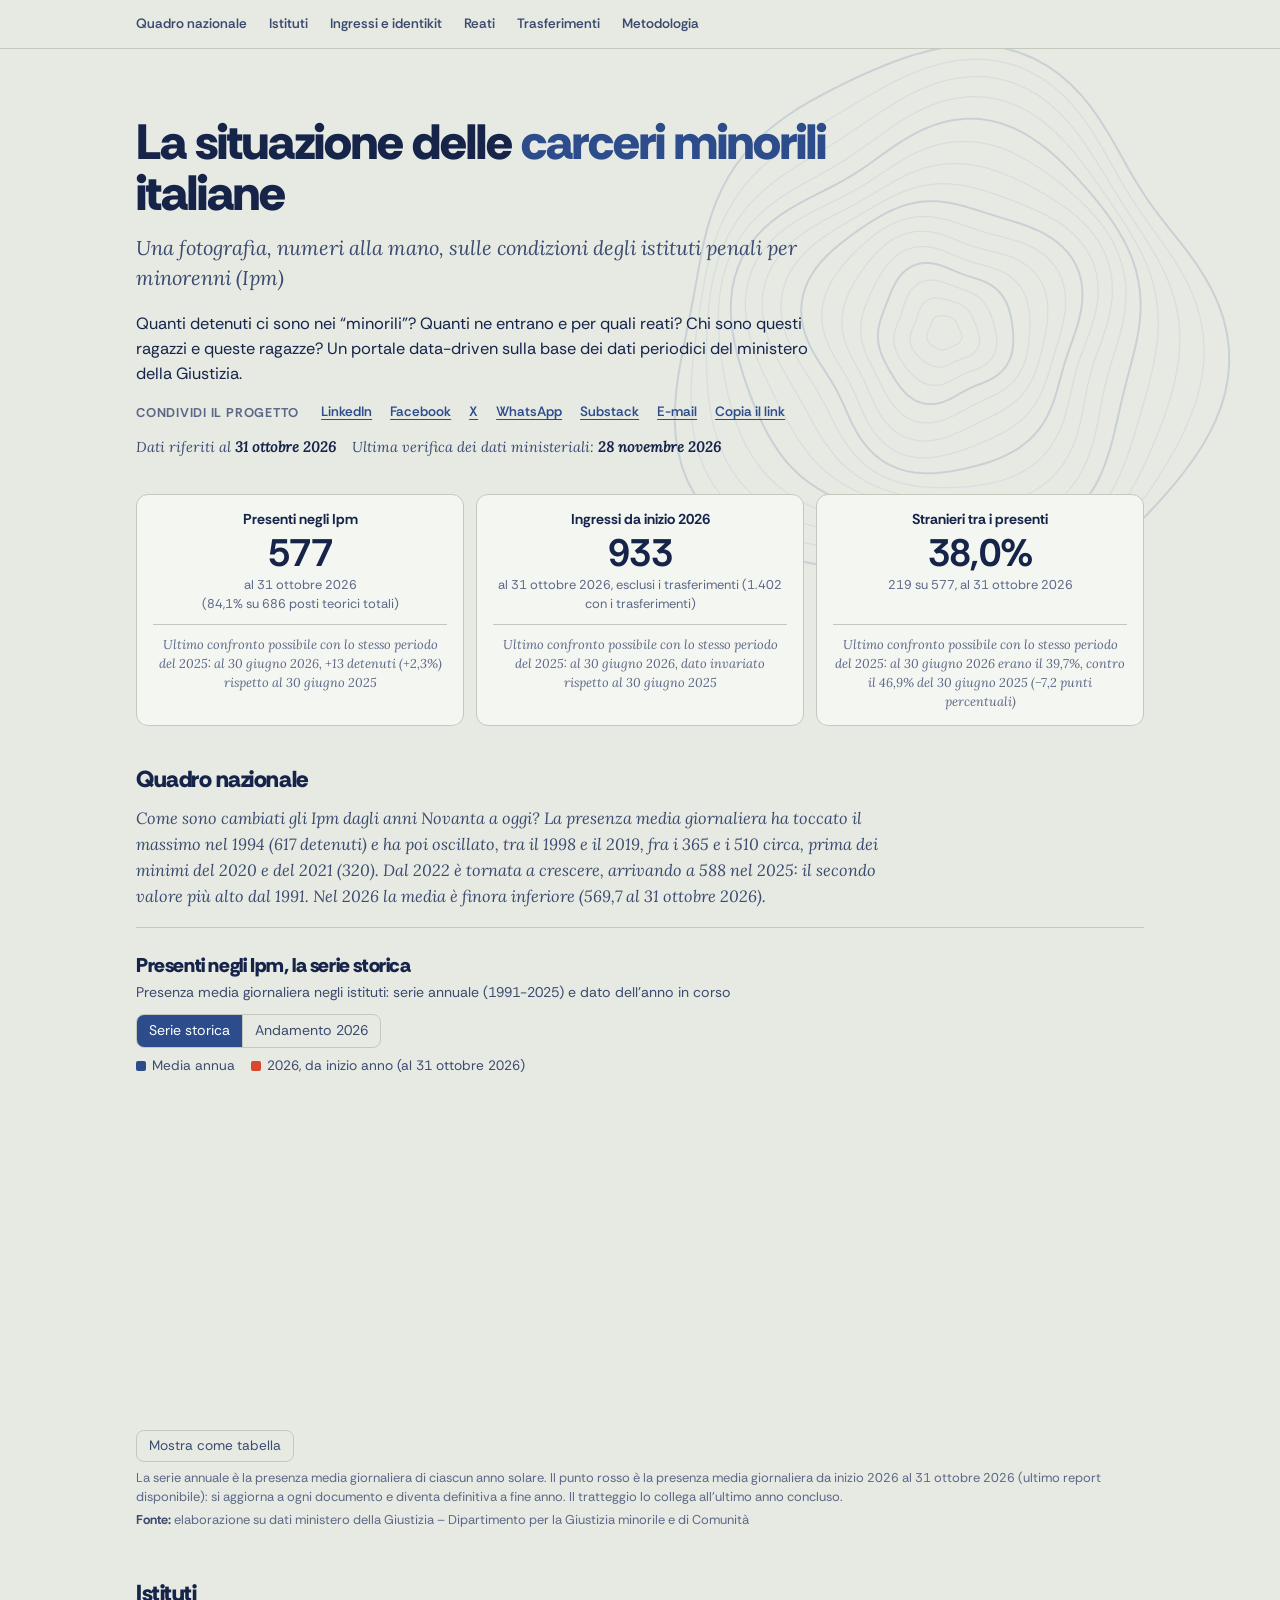
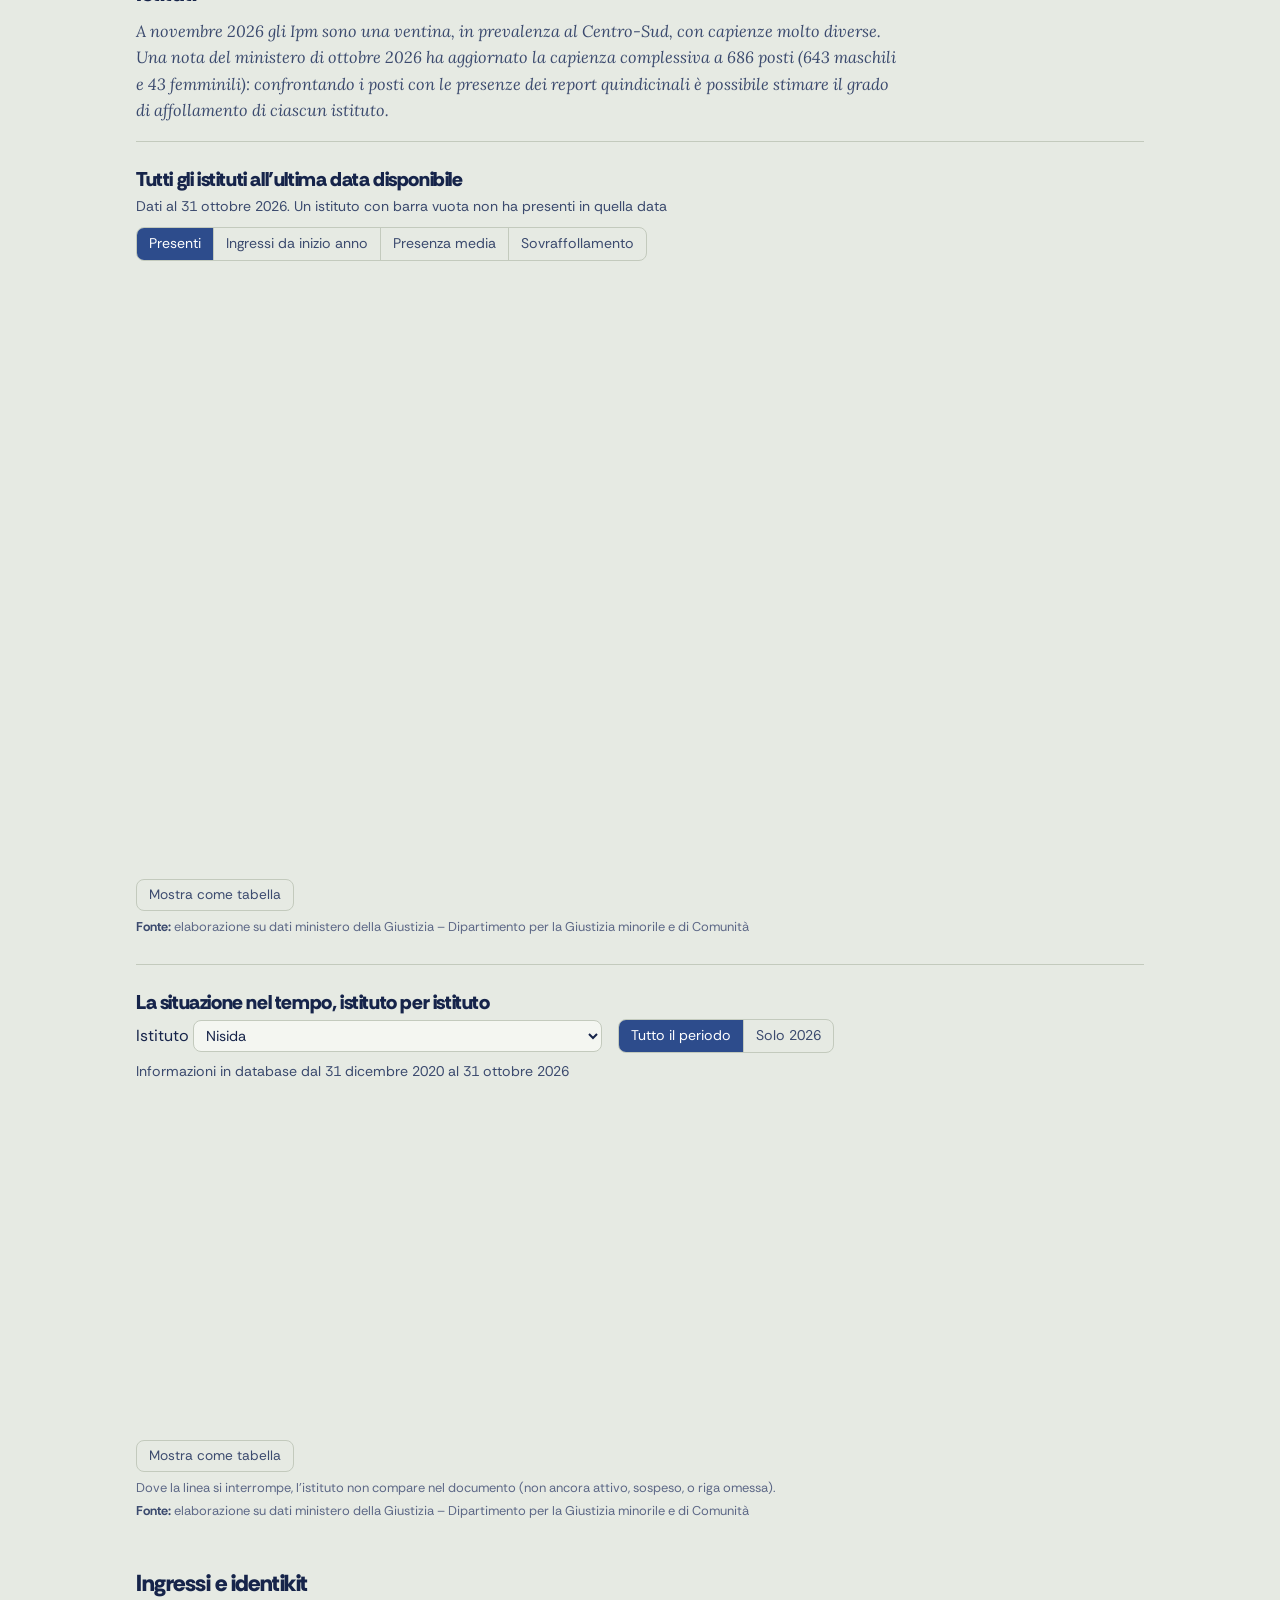
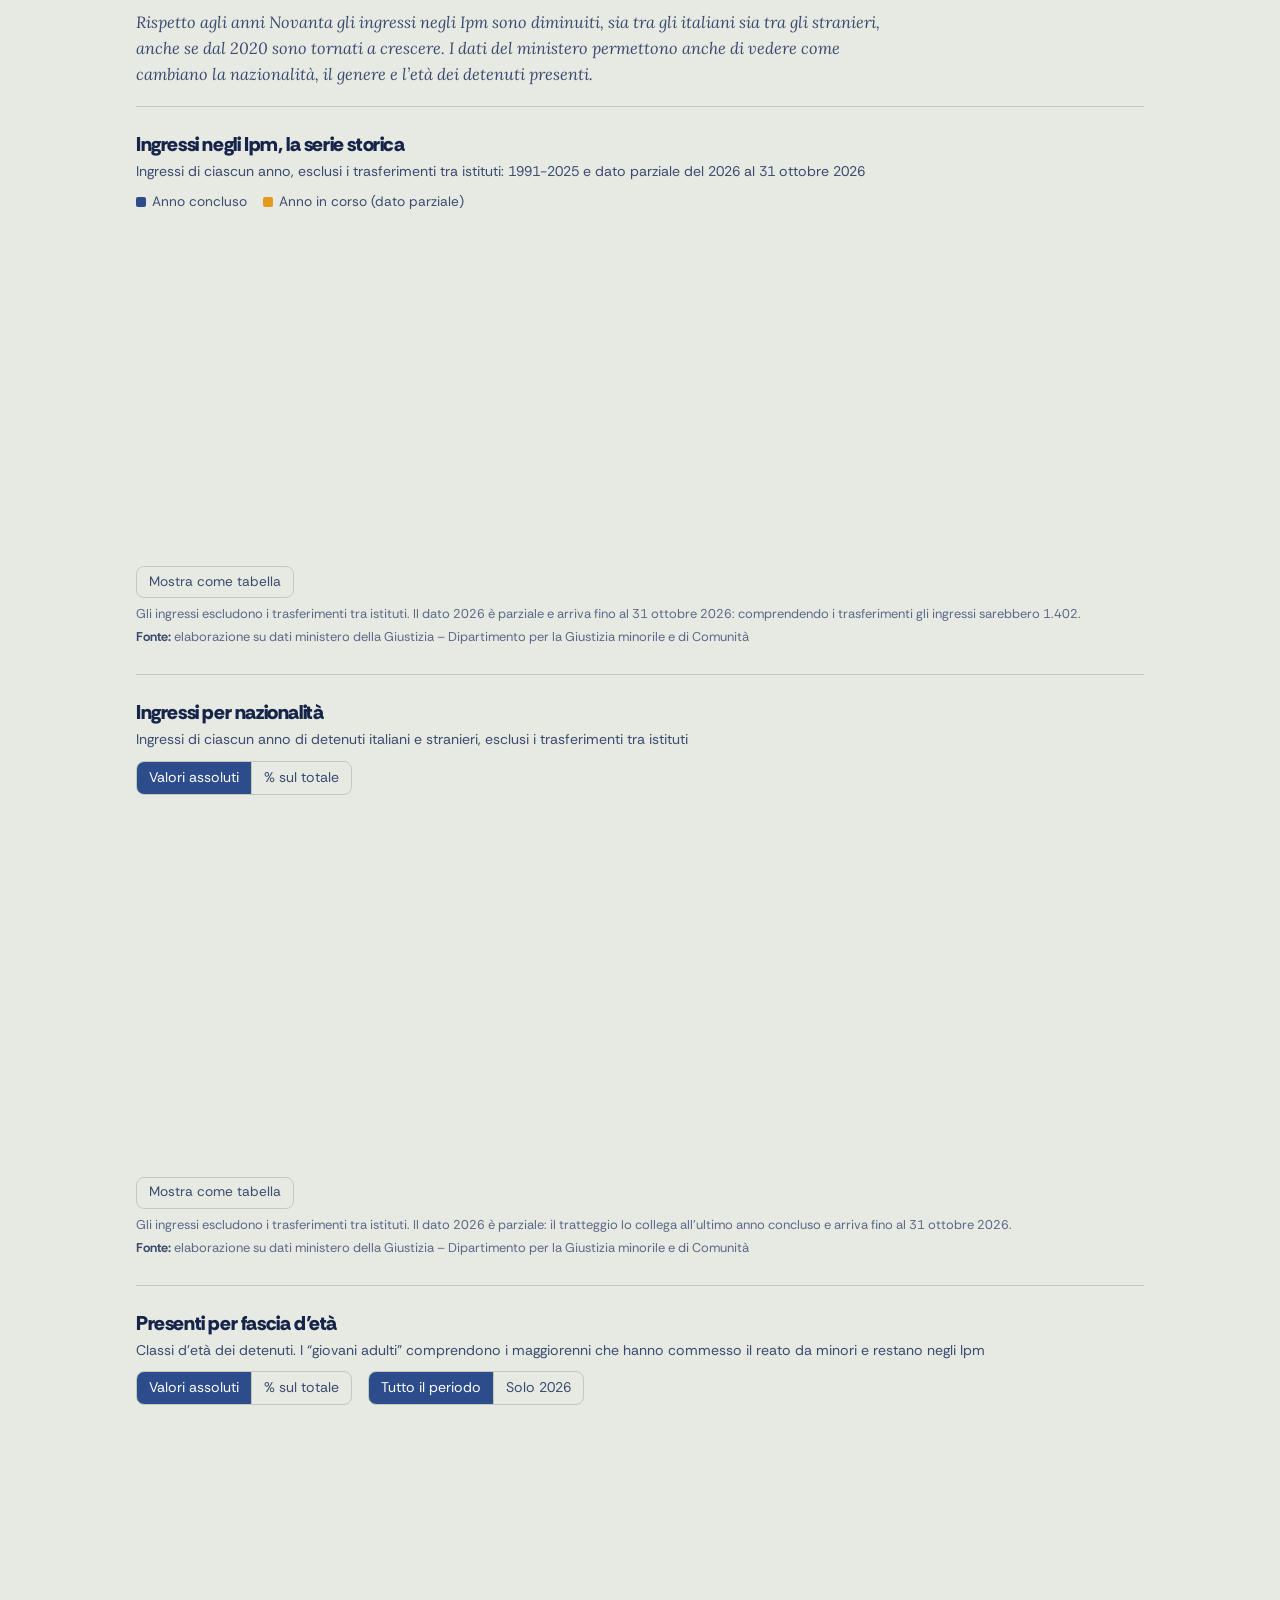
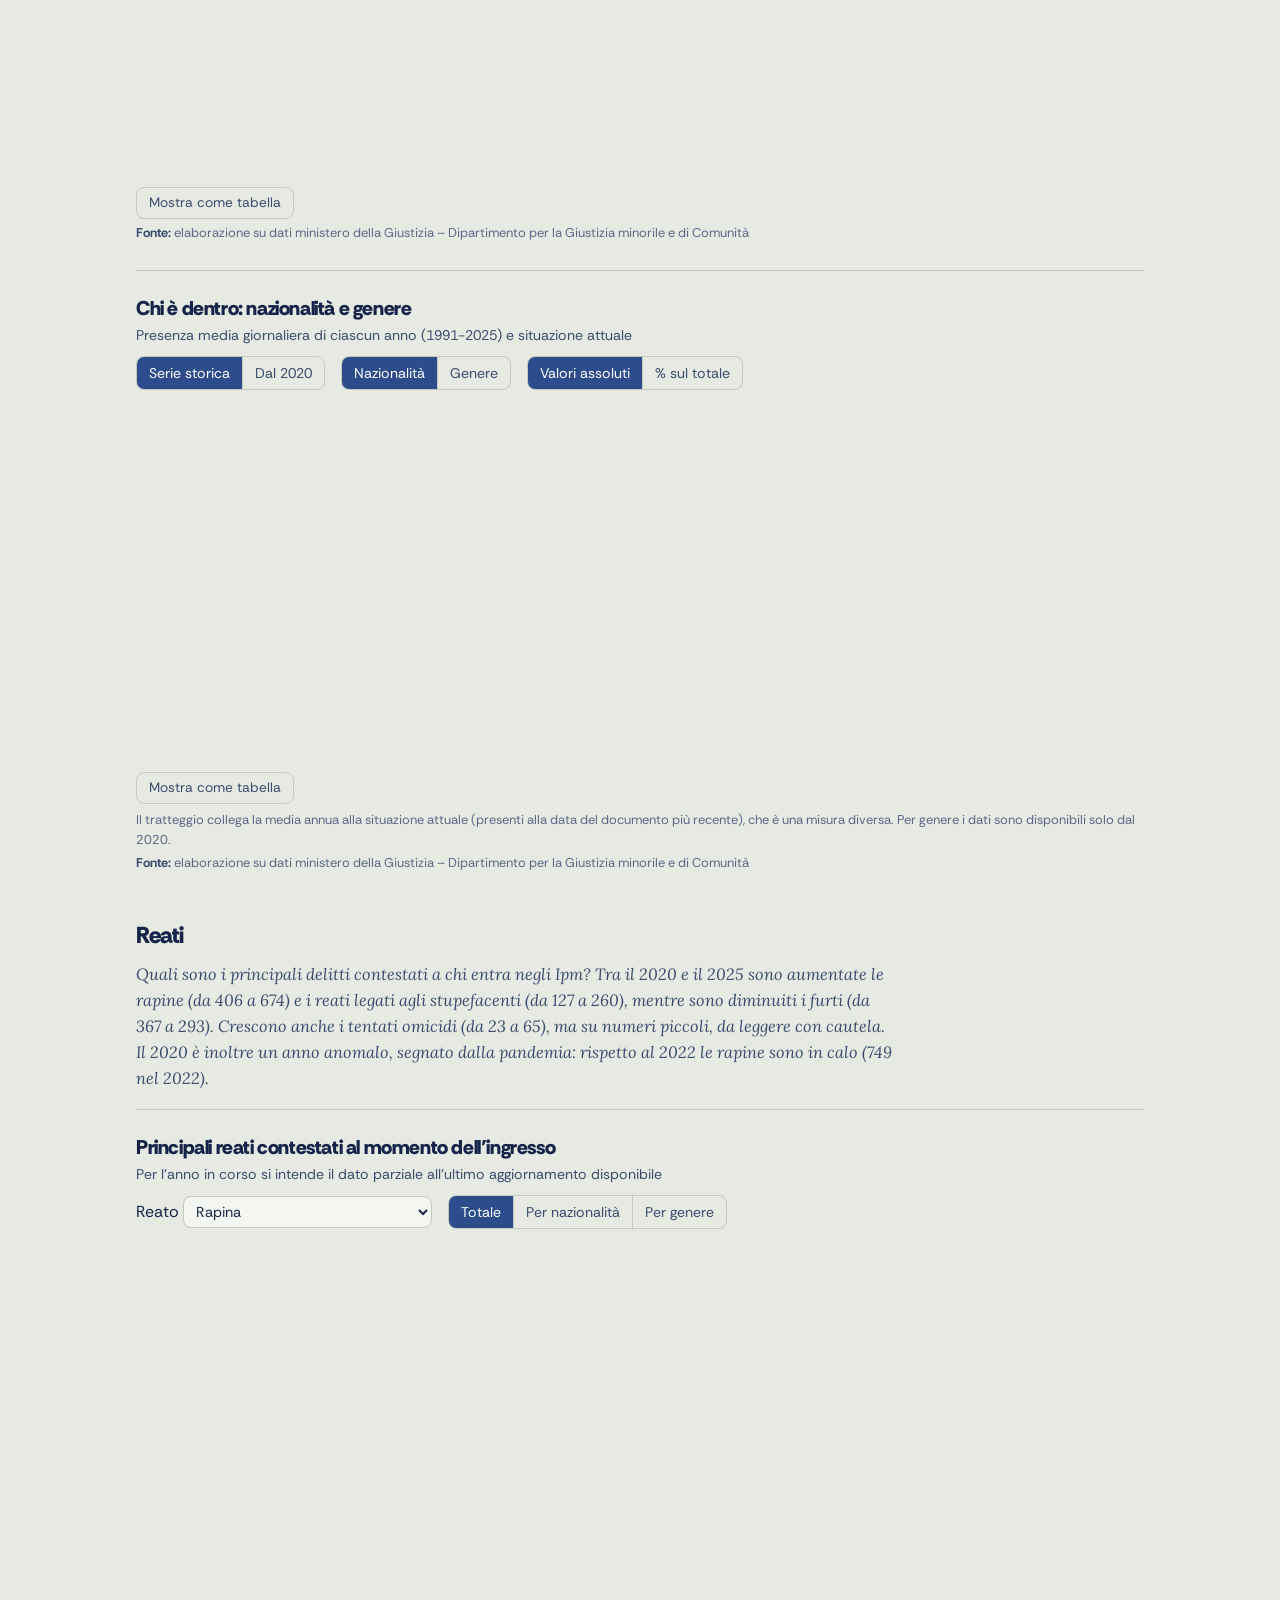
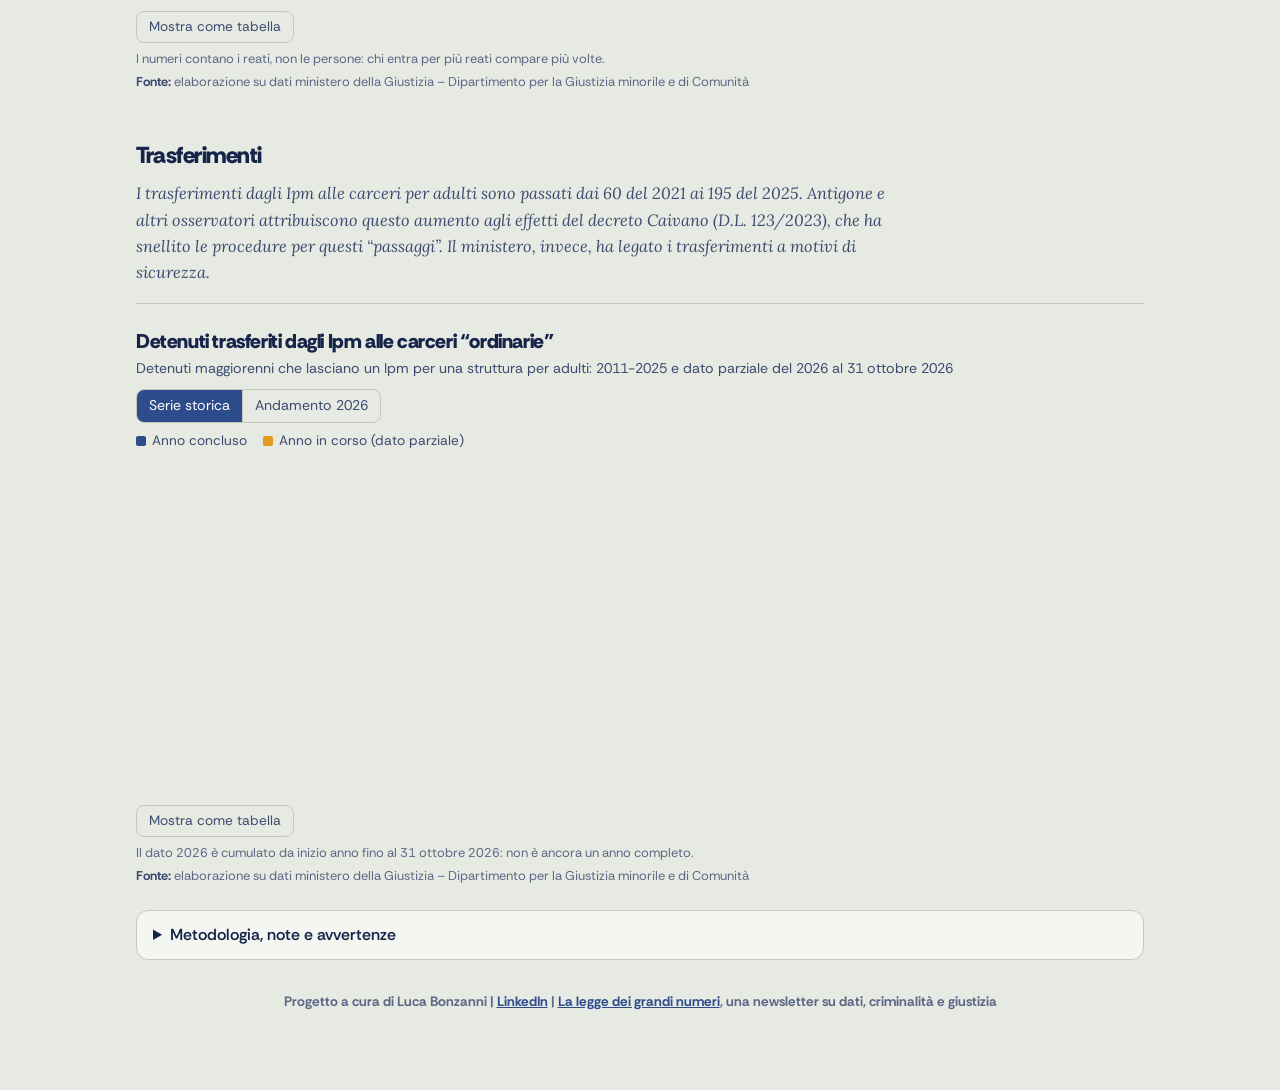
<file: docs/index.html>
<!DOCTYPE html>
<html lang="it">
<head>
<meta charset="utf-8">
<meta name="viewport" content="width=device-width, initial-scale=1">
<title>La situazione delle carceri minorili italiane</title>
<meta name="description" content="Una fotografia, numeri alla mano, sulle condizioni degli istituti penali per minorenni (Ipm). Dati periodici del ministero della Giustizia.">
<link rel="canonical" href="https://lucabonzanni.github.io/monitor-ipm/">
<meta property="og:type" content="website">
<meta property="og:locale" content="it_IT">
<meta property="og:site_name" content="La legge dei grandi numeri">
<meta property="og:title" content="La situazione delle carceri minorili italiane">
<meta property="og:description" content="Quanti detenuti ci sono nei “minorili”? Quanti ne entrano e per quali reati? Un portale data-driven sui dati periodici del ministero della Giustizia.">
<meta property="og:url" content="https://lucabonzanni.github.io/monitor-ipm/">
<meta property="og:image" content="https://lucabonzanni.github.io/monitor-ipm/anteprima.png">
<meta property="og:image:width" content="1200">
<meta property="og:image:height" content="630">
<meta name="twitter:card" content="summary_large_image">
<meta name="twitter:title" content="La situazione delle carceri minorili italiane">
<meta name="twitter:description" content="Quanti detenuti ci sono nei “minorili”? Quanti ne entrano e per quali reati? Un portale data-driven sui dati periodici del ministero della Giustizia.">
<meta name="twitter:image" content="https://lucabonzanni.github.io/monitor-ipm/anteprima.png">
<link rel="icon" href="favicon.svg" type="image/svg+xml">
<link rel="icon" href="favicon-32.png" sizes="32x32" type="image/png">
<link rel="apple-touch-icon" href="apple-touch-icon.png">
<link rel="stylesheet" href="style.css?v=18">
</head>
<body>
<nav class="topnav" aria-label="Sezioni della pagina">
  <div class="topnav-in">
    <a href="#quadro-nazionale">Quadro nazionale</a>
    <a href="#istituti">Istituti</a>
    <a href="#ingressi-identikit">Ingressi e identikit</a>
    <a href="#reati">Reati</a>
    <a href="#trasferimenti">Trasferimenti</a>
    <a href="#metodologia">Metodologia</a>
  </div>
</nav>
<div class="wrap">
  <header>
    <h1>La situazione delle <em>carceri minorili</em> italiane</h1>
    <p class="sub serif">Una fotografia, numeri alla mano, sulle condizioni degli istituti penali per minorenni (Ipm)</p>
    <p class="intro">Quanti detenuti ci sono nei “minorili”? Quanti ne entrano e per quali reati? Chi sono questi ragazzi e queste ragazze? Un portale data-driven sulla base dei dati periodici del ministero della Giustizia.</p>
    <div class="toolbar">
      <div class="share" id="share" role="group" aria-label="Condividi questa pagina">
        <span class="tb-l">Condividi il progetto</span>
        <button type="button" id="share-native" hidden>Condividi…</button>
        <a href="https://www.linkedin.com/sharing/share-offsite/?url=https%3A%2F%2Flucabonzanni.github.io%2Fmonitor-ipm%2F" target="_blank" rel="noopener">LinkedIn</a>
        <a href="https://www.facebook.com/sharer/sharer.php?u=https%3A%2F%2Flucabonzanni.github.io%2Fmonitor-ipm%2F" target="_blank" rel="noopener">Facebook</a>
        <a href="https://twitter.com/intent/tweet?url=https%3A%2F%2Flucabonzanni.github.io%2Fmonitor-ipm%2F&amp;text=La%20situazione%20delle%20carceri%20minorili%20italiane" target="_blank" rel="noopener">X</a>
        <a href="https://wa.me/?text=La%20situazione%20delle%20carceri%20minorili%20italiane%20https%3A%2F%2Flucabonzanni.github.io%2Fmonitor-ipm%2F" target="_blank" rel="noopener">WhatsApp</a>
        <a href="https://substack.com/notes?action=compose&amp;message=La%20situazione%20delle%20carceri%20minorili%20italiane%20https%3A%2F%2Flucabonzanni.github.io%2Fmonitor-ipm%2F" target="_blank" rel="noopener">Substack</a>
        <a href="mailto:?subject=La%20situazione%20delle%20carceri%20minorili%20italiane&amp;body=https%3A%2F%2Flucabonzanni.github.io%2Fmonitor-ipm%2F">E-mail</a>
        <button type="button" id="share-copy">Copia il link</button>
        <span class="share-ok" id="share-ok" role="status" aria-live="polite"></span>
      </div>
    </div>
    <p class="stamp" id="stamp">Caricamento dati…</p>
    <div class="alert" id="alert" hidden></div>
  </header>

  <main>
    <section class="kpis" id="kpis" aria-label="Indicatori principali"></section>

    <h2 id="quadro-nazionale">Quadro nazionale</h2>
    <p class="lead">Come sono cambiati gli Ipm dagli anni Novanta a oggi? La presenza media giornaliera ha toccato il massimo nel 1994 (617 detenuti) e ha poi oscillato, tra il 1998 e il 2019, fra i 365 e i 510 circa, prima dei minimi del 2020 e del 2021 (320). Dal 2022 è tornata a crescere, arrivando a 588 nel 2025: il secondo valore più alto dal 1991.<span id="lead-2026"></span></p>

    <article class="card" id="c-presenze">
      <h3>Presenti negli Ipm, la serie storica</h3>
      <p class="desc" id="d-presenze">Detenuti presenti negli istituti: media annua (1991-2025) e situazione attuale (all’ultimo aggiornamento)</p>
      <div class="controls"><div class="seg" data-ctl="vista"></div></div>
      <div class="legend"></div>
      <div class="plot"><canvas role="img" aria-label="Presenti negli Ipm: media annua dal 1991 e situazione attuale"></canvas></div>
      <div class="tablewrap" hidden></div>
      <button class="tbl-btn" type="button" aria-expanded="false">Mostra come tabella</button>
      <p class="foot-note" id="n-presenze"></p>
      <p class="fonte"><strong>Fonte:</strong> <span>elaborazione su dati ministero della Giustizia – Dipartimento per la Giustizia minorile e di Comunità</span></p>
    </article>

    <h2 id="istituti">Istituti</h2>
    <p class="lead">A novembre 2026 gli Ipm sono una ventina, in prevalenza al Centro-Sud, con capienze molto diverse. Una nota del ministero di ottobre 2026 ha aggiornato la capienza complessiva a 686 posti (643 maschili e 43 femminili): confrontando i posti con le presenze dei report quindicinali è possibile stimare il grado di affollamento di ciascun istituto.</p>

    <article class="card" id="c-ipm-conf">
      <h3>Tutti gli istituti all’ultima data disponibile</h3>
      <p class="desc" id="d-ipm-conf"></p>
      <div class="controls"><div class="seg" data-ctl="misura"></div></div>
      <div class="legend"></div>
      <div class="plot" id="p-ipm-conf"><canvas role="img" aria-label="Confronto tra istituti"></canvas></div>
      <div class="tablewrap" hidden></div>
      <button class="tbl-btn" type="button" aria-expanded="false">Mostra come tabella</button>
      <p class="foot-note" id="n-ipm-conf"></p>
      <p class="fonte"><strong>Fonte:</strong> <span>elaborazione su dati ministero della Giustizia – Dipartimento per la Giustizia minorile e di Comunità</span></p>
    </article>

    <article class="card" id="c-ipm-one">
      <h3>La situazione nel tempo, istituto per istituto</h3>
      <div class="controls"><label>Istituto <select data-ctl="ipm"></select></label></div>
      <p class="desc" id="d-ipm-one"></p>
      <div class="plot"><canvas role="img" aria-label="Presenti nell’istituto scelto nel tempo"></canvas></div>
      <div class="tablewrap" hidden></div>
      <button class="tbl-btn" type="button" aria-expanded="false">Mostra come tabella</button>
      <p class="foot-note" id="n-ipm-one"></p>
      <p class="fonte"><strong>Fonte:</strong> <span>elaborazione su dati ministero della Giustizia – Dipartimento per la Giustizia minorile e di Comunità</span></p>
    </article>

    <h2 id="ingressi-identikit">Ingressi e identikit</h2>
    <p class="lead">Rispetto agli anni Novanta gli ingressi negli Ipm sono diminuiti, sia tra gli italiani sia tra gli stranieri, anche se dal 2020 sono tornati a crescere. I dati del ministero permettono anche di vedere come cambiano la nazionalità, il genere e l’età dei detenuti presenti.</p>

    <article class="card" id="c-ingressi">
      <h3>Ingressi negli Ipm, la serie storica</h3>
      <p class="desc" id="d-ingressi">Ingressi di ciascun anno, esclusi i trasferimenti tra istituti</p>
      <div class="legend"></div>
      <div class="plot"><canvas role="img" aria-label="Totale degli ingressi per anno, una colonna per anno"></canvas></div>
      <div class="tablewrap" hidden></div>
      <button class="tbl-btn" type="button" aria-expanded="false">Mostra come tabella</button>
      <p class="foot-note" id="n-ingressi"></p>
      <p class="fonte"><strong>Fonte:</strong> <span>elaborazione su dati ministero della Giustizia – Dipartimento per la Giustizia minorile e di Comunità</span></p>
    </article>

    <article class="card" id="c-ingressi-naz">
      <h3>Ingressi per nazionalità</h3>
      <p class="desc" id="d-ingressi-naz">Ingressi di ciascun anno di detenuti italiani e stranieri, esclusi i trasferimenti tra istituti</p>
      <div class="controls"><div class="seg" data-ctl="modo"></div></div>
      <div class="legend"></div>
      <div class="plot"><canvas role="img" aria-label="Ingressi per nazionalità, anno per anno"></canvas></div>
      <div class="tablewrap" hidden></div>
      <button class="tbl-btn" type="button" aria-expanded="false">Mostra come tabella</button>
      <p class="foot-note" id="n-ingressi-naz"></p>
      <p class="fonte"><strong>Fonte:</strong> <span>elaborazione su dati ministero della Giustizia – Dipartimento per la Giustizia minorile e di Comunità</span></p>
    </article>

    <article class="card" id="c-eta">
      <h3>Presenti per fascia d’età</h3>
      <p class="desc">Classi d’età dei detenuti. I “giovani adulti” comprendono i maggiorenni che hanno commesso il reato da minori e restano negli Ipm</p>
      <div class="controls"><div class="seg" data-ctl="modo"></div></div>
      <div class="legend"></div>
      <div class="plot"><canvas role="img" aria-label="Presenti per fascia d’età nel tempo"></canvas></div>
      <div class="tablewrap" hidden></div>
      <button class="tbl-btn" type="button" aria-expanded="false">Mostra come tabella</button>
      <p class="fonte"><strong>Fonte:</strong> <span>elaborazione su dati ministero della Giustizia – Dipartimento per la Giustizia minorile e di Comunità</span></p>
    </article>

    <article class="card" id="c-chi">
      <h3>Chi è dentro: nazionalità e genere</h3>
      <p class="desc" id="d-chi">Presenti alla data di riferimento</p>
      <div class="controls">
        <div class="seg" data-ctl="fonte"></div>
        <div class="seg" data-ctl="dim"></div>
        <div class="seg" data-ctl="modo"></div>
      </div>
      <div class="legend"></div>
      <div class="plot"><canvas role="img" aria-label="Presenti per nazionalità o genere nel tempo"></canvas></div>
      <div class="tablewrap" hidden></div>
      <button class="tbl-btn" type="button" aria-expanded="false">Mostra come tabella</button>
      <p class="foot-note" id="n-chi"></p>
      <p class="fonte"><strong>Fonte:</strong> <span>elaborazione su dati ministero della Giustizia – Dipartimento per la Giustizia minorile e di Comunità</span></p>
    </article>

    <h2 id="reati">Reati</h2>
    <p class="lead">Quali sono i principali delitti contestati a chi entra negli Ipm? Tra il 2020 e il 2025 sono aumentate le rapine (da 406 a 674) e i reati legati agli stupefacenti (da 127 a 260), mentre sono diminuiti i furti (da 367 a 293). Crescono anche i tentati omicidi (da 23 a 65), ma su numeri piccoli, da leggere con cautela. Il 2020 è inoltre un anno anomalo, segnato dalla pandemia: rispetto al 2022 le rapine sono in calo (749 nel 2022).</p>

    <article class="card" id="c-delitti">
      <h3>Principali reati contestati al momento dell’ingresso</h3>
      <p class="desc">Per l’anno in corso si intende il dato parziale all’ultimo aggiornamento disponibile</p>
      <div class="controls">
        <label>Reato <select data-ctl="reato"></select></label>
        <div class="seg" data-ctl="scomp"></div>
      </div>
      <div class="legend"></div>
      <div class="plot"><canvas role="img" aria-label="Reati degli ingressi per anno"></canvas></div>
      <div class="tablewrap" hidden></div>
      <button class="tbl-btn" type="button" aria-expanded="false">Mostra come tabella</button>
      <p class="foot-note" id="n-delitti"></p>
      <p class="fonte"><strong>Fonte:</strong> <span>elaborazione su dati ministero della Giustizia – Dipartimento per la Giustizia minorile e di Comunità</span></p>
    </article>

    <h2 id="trasferimenti">Trasferimenti</h2>
    <p class="lead">I trasferimenti dagli Ipm alle carceri per adulti sono passati dai 60 del 2021 ai 195 del 2025. Antigone e altri osservatori attribuiscono questo aumento agli effetti del decreto Caivano (D.L. 123/2023), che ha snellito le procedure per questi “passaggi”. Il ministero, invece, ha legato i trasferimenti a motivi di sicurezza.</p>

    <article class="card" id="c-trasf">
      <h3>Detenuti trasferiti dagli Ipm alle carceri “ordinarie”</h3>
      <p class="desc" id="d-trasf">Detenuti maggiorenni che lasciano un Ipm per una struttura per adulti</p>
      <div class="controls"><div class="seg" data-ctl="vista"></div></div>
      <div class="legend"></div>
      <div class="plot"><canvas role="img" aria-label="Detenuti trasferiti dagli Ipm a strutture per adulti, anno per anno"></canvas></div>
      <div class="tablewrap" hidden></div>
      <button class="tbl-btn" type="button" aria-expanded="false">Mostra come tabella</button>
      <p class="foot-note" id="n-trasf"></p>
      <p class="fonte"><strong>Fonte:</strong> <span>elaborazione su dati ministero della Giustizia – Dipartimento per la Giustizia minorile e di Comunità</span></p>
    </article>

    <details id="metodologia">
      <summary>Metodologia, note e avvertenze</summary>
      <ul>
        <li><strong>Fonte.</strong> Ministero della Giustizia, Dipartimento per la Giustizia minorile e di Comunità, report periodico <a href="https://www.giustizia.it/giustizia/it/mg_1_14.page">“Minorenni e giovani adulti in carico ai Servizi minorili”</a>. I documenti sono pubblicati circa due volte al mese, con un ritardo attorno alle tre settimane rispetto alla data di riferimento: questa pagina non è in tempo reale.</li>
        <li><strong>Aggiornamento.</strong> Uno script – sviluppato attraverso Claude Sonnet 5.5 – controlla il sito del ministero della Giustizia ogni giorno, scarica gli eventuali nuovi file .pdf, li legge e ricalcola i grafici. Ogni documento supera una serie di controlli di coerenza (somme per istituto, totali tra tabelle diverse); se un controllo fallisce il documento viene escluso e segnalato in alto.</li>
        <li><strong>Serie storica.</strong> I dati annuali 1991-2025 (ingressi e presenza media giornaliera, per nazionalità) provengono dal report annuale del ministero della Giustizia, Dipartimento per la Giustizia minorile e di Comunità, “Analisi dei flussi di utenza dei Servizi della Giustizia minorile” (anno 2025, pubblicato il 2 ottobre 2026), e non dai report periodici. Gli ingressi della serie storica escludono i trasferimenti tra Ipm. La presenza media giornaliera è la media dei detenuti presenti in ciascun giorno dell’anno, mentre i “presenti” del report sono una fotografia a una data precisa: sono due misure diverse. Il punto rosso del grafico sulla serie storica è la presenza media giornaliera da inizio anno (tabella sugli ingressi e le presenze per istituto, riga Totale) dell’ultimo report disponibile: si aggiorna a ogni documento e diventa definitivo a fine anno.</li>
        <li><strong>Aggiornamento delle serie annuali.</strong> Quando il ministero pubblica il bollettino del 31 dicembre con i dati convalidati, lo script aggiunge da solo l’anno concluso alle serie su ingressi, presenza media per nazionalità e trasferimenti verso strutture per adulti, dopo averne controllato la coerenza. Fino ad allora l’anno in corso resta un dato parziale. Gli anni fino al 2025 non vengono toccati.</li>
        <li><strong>Trasferimenti verso strutture per adulti.</strong> Sono i detenuti maggiorenni che lasciano un Ipm per un istituto per adulti. La serie 2011-2025 è annuale; per l’anno in corso il dato è la riga “A strutture per adulti” della tabella sulle uscite dagli Ipm dei report periodici, cumulata da inizio anno.</li>
        <li><strong>Copertura.</strong> <span id="m-docs"></span>.</li>
        <li><strong>Cadenza.</strong> Fino al 2025 il sito usa solo i documenti semestrali (30 giugno e 31 dicembre); dal 2026 tutti quelli quindicinali disponibili. I documenti intermedi restano nell’archivio del progetto ma non compaiono nei grafici.</li>
        <li><strong>Flussi cumulati.</strong> Gli ingressi sono conteggiati da inizio anno e ripartono a gennaio. Confrontare documenti di mesi diversi non ha senso senza guardare la data.</li>
        <li><strong>Reati.</strong> Le tabelle contano i reati per cui avviene l’ingresso, non le persone. Le righe sotto una certa soglia possono non essere riportate nel file .pdf: in quel caso il grafico mostra “non riportato”, non zero.</li>
        <li><strong>Istituti che cambiano.</strong> L’elenco non è stabile: ad esempio dal 28 dicembre 2025 è attivo Lecce, mentre dal 23 febbraio 2026 l’attività di Treviso è sospesa ed è attivato Rovigo. Gli istituti non più attivi restano nei grafici storici.</li>
        <li><strong>Ingressi e trasferimenti.</strong> Sia nei grafici annuali sia nel riquadro in alto gli ingressi escludono i trasferimenti tra istituti; nel riquadro tra parentesi è indicato anche il totale che li comprende. Il ministero distingue le due voci dai documenti del 31 dicembre 2024: i confronti con l’anno precedente sono quindi possibili da allora.</li>
        <li><strong>Errori della fonte.</strong> I file .pdf contengono a volte refusi (titoli di tabella non aggiornati, numerazioni sbagliate). Quando i numeri non tornano, il documento non viene incluso.</li>
        <li><strong>Perimetro.</strong> Solo istituti penali per minorenni. Centri di prima accoglienza, comunità e misure di comunità non sono inclusi.</li>
      </ul>
    </details>
  </main>

  <footer>
    <p>Progetto a cura di Luca Bonzanni | <a href="https://www.linkedin.com/in/bonzanni/">LinkedIn</a> | <a href="https://leggegrandinumeri.substack.com/">La legge dei grandi numeri</a>, una newsletter su dati, criminalità e giustizia</p>
  </footer>
</div>
<script src="vendor/chart.umd.js"></script>
<script src="app.js?v=18"></script>
</body>
</html>
</file>
<file: docs/style.css>
@font-face { font-family: "Rethink Sans"; font-style: normal; font-weight: 400 800; font-display: swap; src: url("rethink-sans-latin-wght-normal.woff2") format("woff2"); }
@font-face { font-family: "Lora"; font-style: normal; font-weight: 400; font-display: swap; src: url("lora-latin-400-normal.woff2") format("woff2"); }
@font-face { font-family: "Lora"; font-style: normal; font-weight: 600; font-display: swap; src: url("lora-latin-600-normal.woff2") format("woff2"); }
@font-face { font-family: "Lora"; font-style: italic; font-weight: 400; font-display: swap; src: url("lora-latin-400-italic.woff2") format("woff2"); }
:root {
  color-scheme: light dark;
  --surface: #E6EAE3;
  --card: #F4F6F1;
  --ink: #16244A;
  --ink2: #3B4A6E;
  --muted: #5C6786;
  --grid: #CDD3C8;
  --border: #C3CABD;
  --accent: #2D4C8C;
  --warn-bg: #fff4e0;
  --warn-ink: #6a4300;
  --c1: #2D4C8C;
  --c2: #E39A1F;
  --y-old: #9a9a94;
  --o1: #8FA6D1;
  --o2: #5A78B5;
  --o3: #2D4C8C;
  --o4: #16244A;
}
@media (prefers-color-scheme: dark) {
  :root {
    --surface: #0F1730;
    --card: #16244A;
    --ink: #E6EAE3;
    --ink2: #C3CBDD;
    --muted: #97A2BF;
    --grid: #2A3A66;
    --border: #2F4170;
    --accent: #5B7CC4;
    --warn-bg: #3a2c10;
    --warn-ink: #f2d9a6;
    --c1: #5B7CC4;
    --c2: #E39A1F;
    --y-old: #77776f;
  }
}
* { box-sizing: border-box; }
html { -webkit-text-size-adjust: 100%; }
body {
  margin: 0;
  background: var(--surface);
  color: var(--ink);
  font: 16px/1.5 "Rethink Sans", -apple-system, BlinkMacSystemFont, "Segoe UI", Roboto, "Helvetica Neue", Arial, sans-serif;
}
.wrap { max-width: 1040px; margin: 0 auto; padding: 24px 16px 64px; }
h1, h2, h3, .kpi .value { font-weight: 800; letter-spacing: -.02em; }
.serif, .kpi .note.conf { font-family: "Lora", Georgia, "Times New Roman", serif; font-style: italic; }
header { padding: 30px 0 8px; }
header h1 { font-size: 3.1rem; line-height: 1.02; margin: 14px 0 14px; max-width: 760px; }
header h1 em { font-style: normal; color: var(--accent); }
header .sub { color: var(--ink2); font-size: 1.25rem; margin: 0 0 18px; max-width: 720px; }
header .intro { max-width: 680px; color: var(--ink); font-size: 1.02rem; line-height: 1.55; margin: 0 0 16px; }
.stamp {
  display: flex; flex-wrap: wrap; gap: 4px 16px;
  color: var(--ink2); font-size: .9rem; margin: 0 0 8px;
}
.stamp strong { color: var(--ink); }
.alert {
  background: var(--warn-bg); color: var(--warn-ink);
  border-radius: 8px; padding: 10px 14px; margin: 12px 0; font-size: .92rem;
}
.alert[hidden] { display: none; }
.kpis { display: grid; grid-template-columns: repeat(auto-fit, minmax(210px, 1fr)); gap: 12px; margin: 20px 0 8px; }
.kpi { text-align: center; background: var(--card); border: 1px solid var(--border); border-radius: 12px; padding: 14px 16px; }
.kpi .label { color: var(--ink); font-size: .9rem; font-weight: 700; }
.kpi .value { font-size: 2.4rem; font-weight: 700; line-height: 1.15; font-variant-numeric: tabular-nums; }
.kpi .note { color: var(--muted); font-size: .8rem; }
.kpi .note.conf { margin-top: 10px; padding-top: 10px; border-top: 1px solid var(--border); }
.kpi { display: flex; flex-direction: column; }
/* le linee che separano il numero dal confronto stanno alla stessa altezza in tutti e tre i riquadri */
@supports (grid-template-rows: subgrid) { .kpi { display: grid; grid-template-rows: subgrid; grid-row: span 4; row-gap: 0; } }
h2 { font-size: 1.45rem; margin: 36px 0 8px; }
.card { background: none; border: 0; border-top: 1px solid var(--border); border-radius: 0; padding: 22px 0 10px; margin: 18px 0 0; }
.card h3 { margin: 0 0 2px; font-size: 1.25rem; }
.card .desc { color: var(--ink2); font-size: .88rem; margin: 0 0 10px; }
.controls { display: flex; flex-wrap: wrap; gap: 8px 16px; align-items: center; margin: 0 0 8px; }
.seg { display: inline-flex; border: 1px solid var(--border); border-radius: 8px; overflow: hidden; }
.seg button {
  min-height: 32px; min-width: 32px; padding: 4px 12px; border: 0; background: transparent;
  color: var(--ink2); font: inherit; font-size: .88rem; cursor: pointer;
}
.seg button + button { border-left: 1px solid var(--border); }
.seg button[aria-pressed="true"] { background: var(--accent); color: #fff; }
.seg button:focus-visible, select:focus-visible, .tbl-btn:focus-visible, a:focus-visible { outline: 2px solid var(--accent); outline-offset: 2px; }
select {
  min-height: 32px; font: inherit; font-size: .9rem; padding: 4px 8px;
  background: var(--card); color: var(--ink); border: 1px solid var(--border); border-radius: 8px;
}
.legend { display: flex; flex-wrap: wrap; gap: 4px 16px; font-size: .85rem; color: var(--ink2); margin: 0 0 6px; min-height: 20px; }
.legend .sw { display: inline-block; width: 10px; height: 10px; border-radius: 2px; margin-right: 6px; vertical-align: -1px; }
.plot { position: relative; height: 340px; }
.plot canvas { max-width: 100%; }
.tbl-btn {
  margin-top: 8px; min-height: 32px; padding: 4px 12px; border: 1px solid var(--border);
  border-radius: 8px; background: transparent; color: var(--ink2); font: inherit; font-size: .85rem; cursor: pointer;
}
.tablewrap { overflow: auto; max-height: 380px; margin-top: 8px; }
table { border-collapse: collapse; font-size: .85rem; width: 100%; font-variant-numeric: tabular-nums; }
th, td { text-align: right; padding: 4px 8px; border-bottom: 1px solid var(--grid); white-space: nowrap; }
th:first-child, td:first-child { text-align: left; }
thead th { position: sticky; top: 0; background: var(--card); }
.foot-note { color: var(--muted); font-size: .8rem; margin: 6px 0 0; white-space: pre-line; }
details { background: var(--card); border: 1px solid var(--border); border-radius: 12px; padding: 12px 16px; margin: 14px 0; }
details summary { cursor: pointer; font-weight: 600; }
details ul { padding-left: 20px; }
details li { margin: 4px 0; font-size: .92rem; color: var(--ink2); }
a { color: var(--accent); }
footer { color: var(--muted); font-size: .85rem; margin-top: 32px; text-align: center; }
.dl { display: flex; flex-wrap: wrap; gap: 4px 14px; }
.err { background: var(--warn-bg); color: var(--warn-ink); padding: 14px; border-radius: 8px; }
@media (max-width: 560px) { .plot { height: 300px; } .kpi .value { font-size: 2rem; } header { padding-top: 18px; } header h1 { font-size: 2.1rem; } header .sub { font-size: 1.1rem; } }

/* telefono: i pulsanti di selezione vanno a capo e restano interi, come bottoni separati */
@media (max-width: 560px) {
  .seg { display: flex; flex-wrap: wrap; gap: 6px; border: 0; border-radius: 0; overflow: visible; width: 100%; }
  .seg button { flex: 1 1 auto; border: 1px solid var(--border); border-radius: 8px; padding: 8px 10px; white-space: normal; line-height: 1.25; }
  .seg button + button { border-left: 1px solid var(--border); }
  .seg button[aria-pressed="true"] { border-color: var(--accent); }
}

/* telefono: tendine e selettori mai più larghi del riquadro */
select { max-width: 100%; }
.controls label { min-width: 0; max-width: 100%; }
@media (max-width: 560px) {
  .controls label { display: flex; flex-direction: column; align-items: stretch; gap: 4px; width: 100%; }
  .controls select { width: 100%; box-sizing: border-box; }
}

/* indice di navigazione e condivisione */
html { scroll-behavior: smooth; }
@media (prefers-reduced-motion: reduce) { html { scroll-behavior: auto; } }
h2, details { scroll-margin-top: 16px; }
.toolbar { display: flex; flex-direction: column; gap: 10px; margin: 4px 0 14px; }
.nav, .share { display: flex; flex-wrap: wrap; align-items: center; gap: 6px 8px; }
.tb-l { color: var(--muted); font-size: .8rem; font-weight: 700; letter-spacing: .06em; text-transform: uppercase; margin-right: 4px; }
.nav a, .share a, .share button {
  display: inline-block; min-height: 32px; padding: 4px 12px; border: 1px solid var(--border); border-radius: 999px;
  background: var(--card); color: var(--ink2); font: inherit; font-size: .85rem; line-height: 1.5; text-decoration: none; cursor: pointer;
}
.nav a:hover, .share a:hover, .share button:hover { border-color: var(--accent); color: var(--accent); }
.nav a:focus-visible, .share a:focus-visible, .share button:focus-visible { outline: 2px solid var(--accent); outline-offset: 2px; }
.share button[hidden] { display: none; }
.share-ok { color: var(--ink2); font-size: .85rem; }
.lead { max-width: 760px; margin: 0 0 14px; color: var(--ink2); font-size: 1.02rem; line-height: 1.6; }
.fonte { color: var(--muted); font-size: .8rem; margin: 4px 0 0; }
.fonte strong { color: var(--ink2); }
@media (max-width: 560px) { .nav, .share { gap: 6px; } .lead { font-size: 1rem; } }

/* menu in alto (header fisso) */
.topnav { position: sticky; top: 0; z-index: 20; background: var(--surface); border-bottom: 1px solid var(--border); }
.topnav-in { max-width: 1040px; margin: 0 auto; padding: 8px 16px; display: flex; gap: 8px; overflow-x: auto; scrollbar-width: none; }
.topnav-in::-webkit-scrollbar { display: none; }
.topnav a { flex: none; display: inline-block; min-height: 32px; padding: 4px 12px; border: 1px solid var(--border); border-radius: 999px; background: var(--card); color: var(--ink2); font-size: .85rem; line-height: 1.5; text-decoration: none; white-space: nowrap; }
.topnav a:hover { border-color: var(--accent); color: var(--accent); }
.topnav a:focus-visible { outline: 2px solid var(--accent); outline-offset: 2px; }
h2, details { scroll-margin-top: 64px; }
.stamp { font-family: "Lora", Georgia, "Times New Roman", serif; font-style: italic; }
.lead { font-family: "Lora", Georgia, "Times New Roman", serif; font-style: italic; }
footer, footer a { font-weight: 700; }

/* v18: link testuali al posto delle pillole, filigrana a curve di livello */
.topnav-in { gap: 22px; }
.topnav a { min-height: 0; padding: 6px 0; border: 0; border-radius: 0; background: none; color: var(--ink2); font-weight: 600; }
.topnav a:hover { color: var(--accent); text-decoration: underline; text-underline-offset: 4px; text-decoration-thickness: 2px; border: 0; }
.nav a, .share a, .share button { min-height: 0; padding: 0; border: 0; border-radius: 0; background: none; color: var(--accent); font-weight: 600; text-decoration: underline; text-underline-offset: 3px; text-decoration-thickness: 1px; }
.nav a:hover, .share a:hover, .share button:hover { border: 0; color: var(--ink); text-decoration-thickness: 2px; }
.share { gap: 4px 18px; }
header { position: relative; }
header::before { content: ""; position: absolute; z-index: -1; right: -120px; top: -60px; width: 640px; height: 640px; background: url(curve.svg) no-repeat center / contain; pointer-events: none; }
.wrap { position: relative; }
html, body { overflow-x: clip; }
@media (prefers-color-scheme: dark) { header::before { opacity: .55; } }
@media (max-width: 560px) { header::before { width: 420px; height: 420px; right: -160px; top: -30px; } .topnav-in { gap: 18px; } }
</file>
